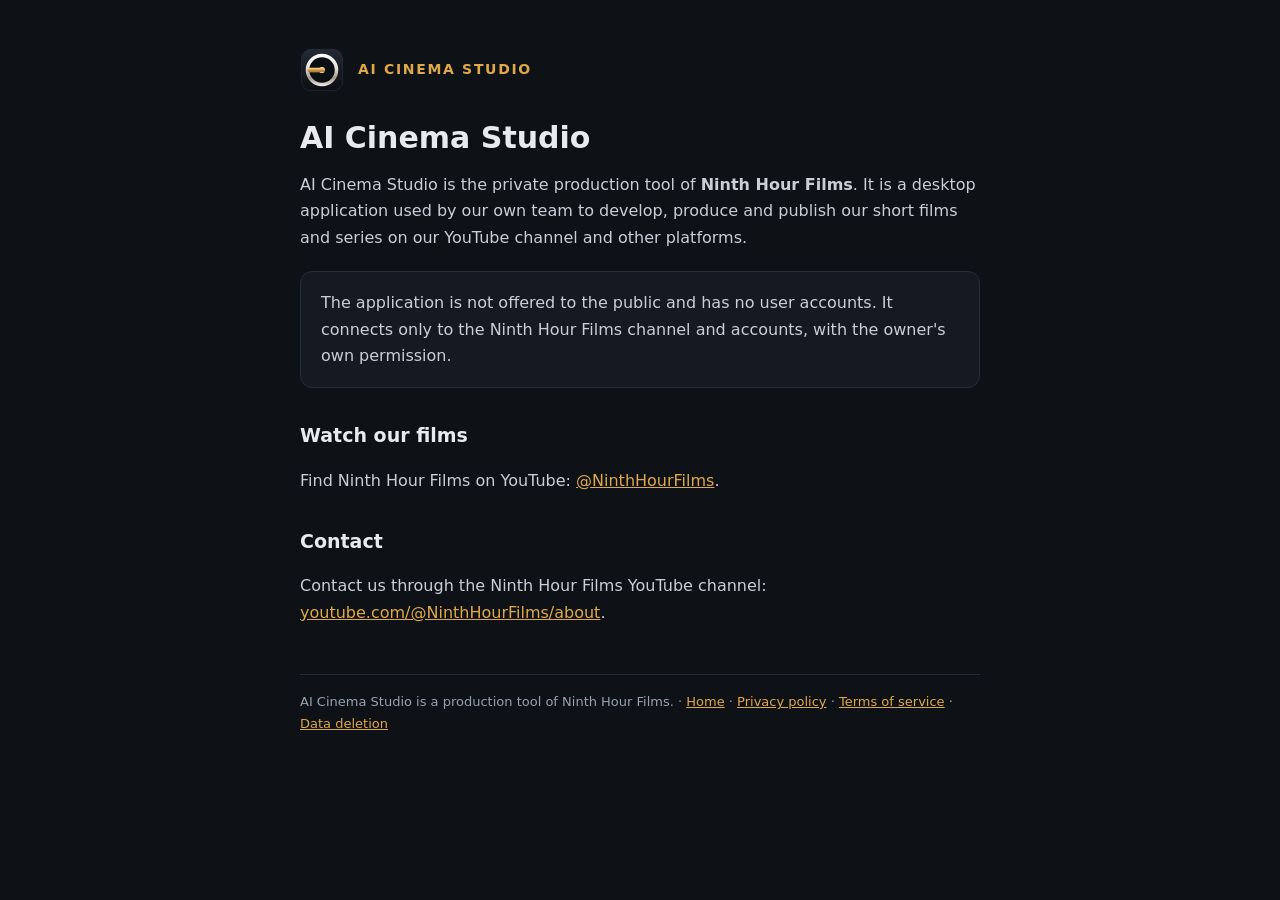
<file: index.html>
<!doctype html><html lang="en"><head><meta charset="utf-8"><meta name="viewport" content="width=device-width,initial-scale=1"><title>AI Cinema Studio</title><link rel="stylesheet" href="style.css"></head><body><main><header><svg xmlns="http://www.w3.org/2000/svg" viewBox="0 0 100 100" width="44" height="44" aria-hidden="true"><defs>
<linearGradient id="t" x1="0" y1="0" x2="0" y2="1"><stop offset="0" stop-color="#232A36"/><stop offset="1" stop-color="#0B0E13"/></linearGradient>
<linearGradient id="s" gradientUnits="userSpaceOnUse" x1="0" y1="14" x2="0" y2="86"><stop offset="0" stop-color="#FFFFFF"/><stop offset=".45" stop-color="#E4DED3"/><stop offset=".75" stop-color="#A39A8B"/><stop offset="1" stop-color="#EFE9DE"/></linearGradient>
<linearGradient id="g" gradientUnits="userSpaceOnUse" x1="0" y1="45" x2="0" y2="55"><stop offset="0" stop-color="#F6DC98"/><stop offset=".45" stop-color="#E0A84A"/><stop offset=".78" stop-color="#A26C24"/><stop offset="1" stop-color="#EBC97E"/></linearGradient></defs>
<rect x="3" y="3" width="94" height="94" rx="22" fill="url(#t)" stroke="#2E3644" stroke-width="1.2"/><circle cx="50" cy="50" r="33" fill="#0B0E13" stroke="url(#s)" stroke-width="8"/><line x1="50" y1="50" x2="22" y2="50" stroke="url(#g)" stroke-width="10" stroke-linecap="round"/><circle cx="50" cy="50" r="7" fill="url(#g)"/></svg><span class="brand">AI CINEMA STUDIO</span></header><h1>AI Cinema Studio</h1>
<p>AI Cinema Studio is the private production tool of <b>Ninth Hour Films</b>. It is a desktop application used by our own team to develop, produce and publish our short films and series on our YouTube channel and other platforms.</p>
<div class="card"><p style="margin:0">The application is not offered to the public and has no user accounts. It connects only to the Ninth Hour Films channel and accounts, with the owner's own permission.</p></div>
<h2>Watch our films</h2>
<p>Find Ninth Hour Films on YouTube: <a href="https://www.youtube.com/@NinthHourFilms">@NinthHourFilms</a>.</p>
<h2>Contact</h2>
<p>Contact us through the Ninth Hour Films YouTube channel: <a href="https://www.youtube.com/@NinthHourFilms/about">youtube.com/@NinthHourFilms/about</a>.</p>
<footer>AI Cinema Studio is a production tool of Ninth Hour Films. · <a href="index.html">Home</a> · <a href="privacy.html">Privacy policy</a> · <a href="terms.html">Terms of service</a> · <a href="data-deletion.html">Data deletion</a></footer></main></body></html>
</file>
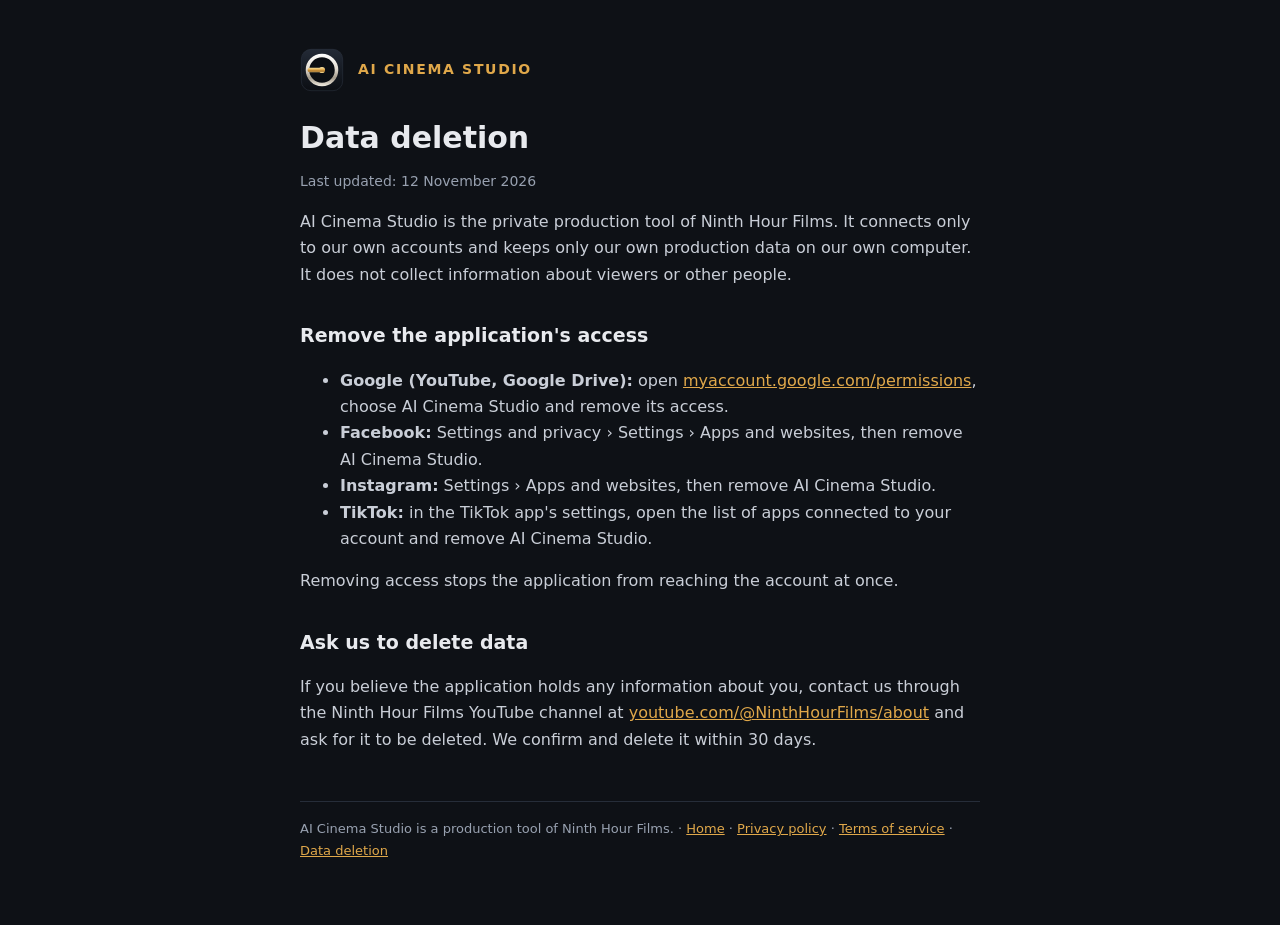
<file: data-deletion.html>
<!doctype html><html lang="en"><head><meta charset="utf-8"><meta name="viewport" content="width=device-width,initial-scale=1"><title>Data Deletion · AI Cinema Studio</title><link rel="stylesheet" href="style.css"></head><body><main><header><svg xmlns="http://www.w3.org/2000/svg" viewBox="0 0 100 100" width="44" height="44" aria-hidden="true"><defs>
<linearGradient id="t" x1="0" y1="0" x2="0" y2="1"><stop offset="0" stop-color="#232A36"/><stop offset="1" stop-color="#0B0E13"/></linearGradient>
<linearGradient id="s" gradientUnits="userSpaceOnUse" x1="0" y1="14" x2="0" y2="86"><stop offset="0" stop-color="#FFFFFF"/><stop offset=".45" stop-color="#E4DED3"/><stop offset=".75" stop-color="#A39A8B"/><stop offset="1" stop-color="#EFE9DE"/></linearGradient>
<linearGradient id="g" gradientUnits="userSpaceOnUse" x1="0" y1="45" x2="0" y2="55"><stop offset="0" stop-color="#F6DC98"/><stop offset=".45" stop-color="#E0A84A"/><stop offset=".78" stop-color="#A26C24"/><stop offset="1" stop-color="#EBC97E"/></linearGradient></defs>
<rect x="3" y="3" width="94" height="94" rx="22" fill="url(#t)" stroke="#2E3644" stroke-width="1.2"/><circle cx="50" cy="50" r="33" fill="#0B0E13" stroke="url(#s)" stroke-width="8"/><line x1="50" y1="50" x2="22" y2="50" stroke="url(#g)" stroke-width="10" stroke-linecap="round"/><circle cx="50" cy="50" r="7" fill="url(#g)"/></svg><span class="brand">AI CINEMA STUDIO</span></header><h1>Data deletion</h1>
<p class="muted">Last updated: 12 November 2026</p>
<p>AI Cinema Studio is the private production tool of Ninth Hour Films. It connects only to our own accounts and keeps only our own production data on our own computer. It does not collect information about viewers or other people.</p>
<h2>Remove the application's access</h2>
<ul>
<li><b>Google (YouTube, Google Drive):</b> open <a href="https://myaccount.google.com/permissions">myaccount.google.com/permissions</a>, choose AI Cinema Studio and remove its access.</li>
<li><b>Facebook:</b> Settings and privacy › Settings › Apps and websites, then remove AI Cinema Studio.</li>
<li><b>Instagram:</b> Settings › Apps and websites, then remove AI Cinema Studio.</li>
<li><b>TikTok:</b> in the TikTok app's settings, open the list of apps connected to your account and remove AI Cinema Studio.</li>
</ul>
<p>Removing access stops the application from reaching the account at once.</p>
<h2>Ask us to delete data</h2>
<p>If you believe the application holds any information about you, contact us through the Ninth Hour Films YouTube channel at <a href="https://www.youtube.com/@NinthHourFilms/about">youtube.com/@NinthHourFilms/about</a> and ask for it to be deleted. We confirm and delete it within 30 days.</p>
<footer>AI Cinema Studio is a production tool of Ninth Hour Films. · <a href="index.html">Home</a> · <a href="privacy.html">Privacy policy</a> · <a href="terms.html">Terms of service</a> · <a href="data-deletion.html">Data deletion</a></footer></main></body></html>
</file>
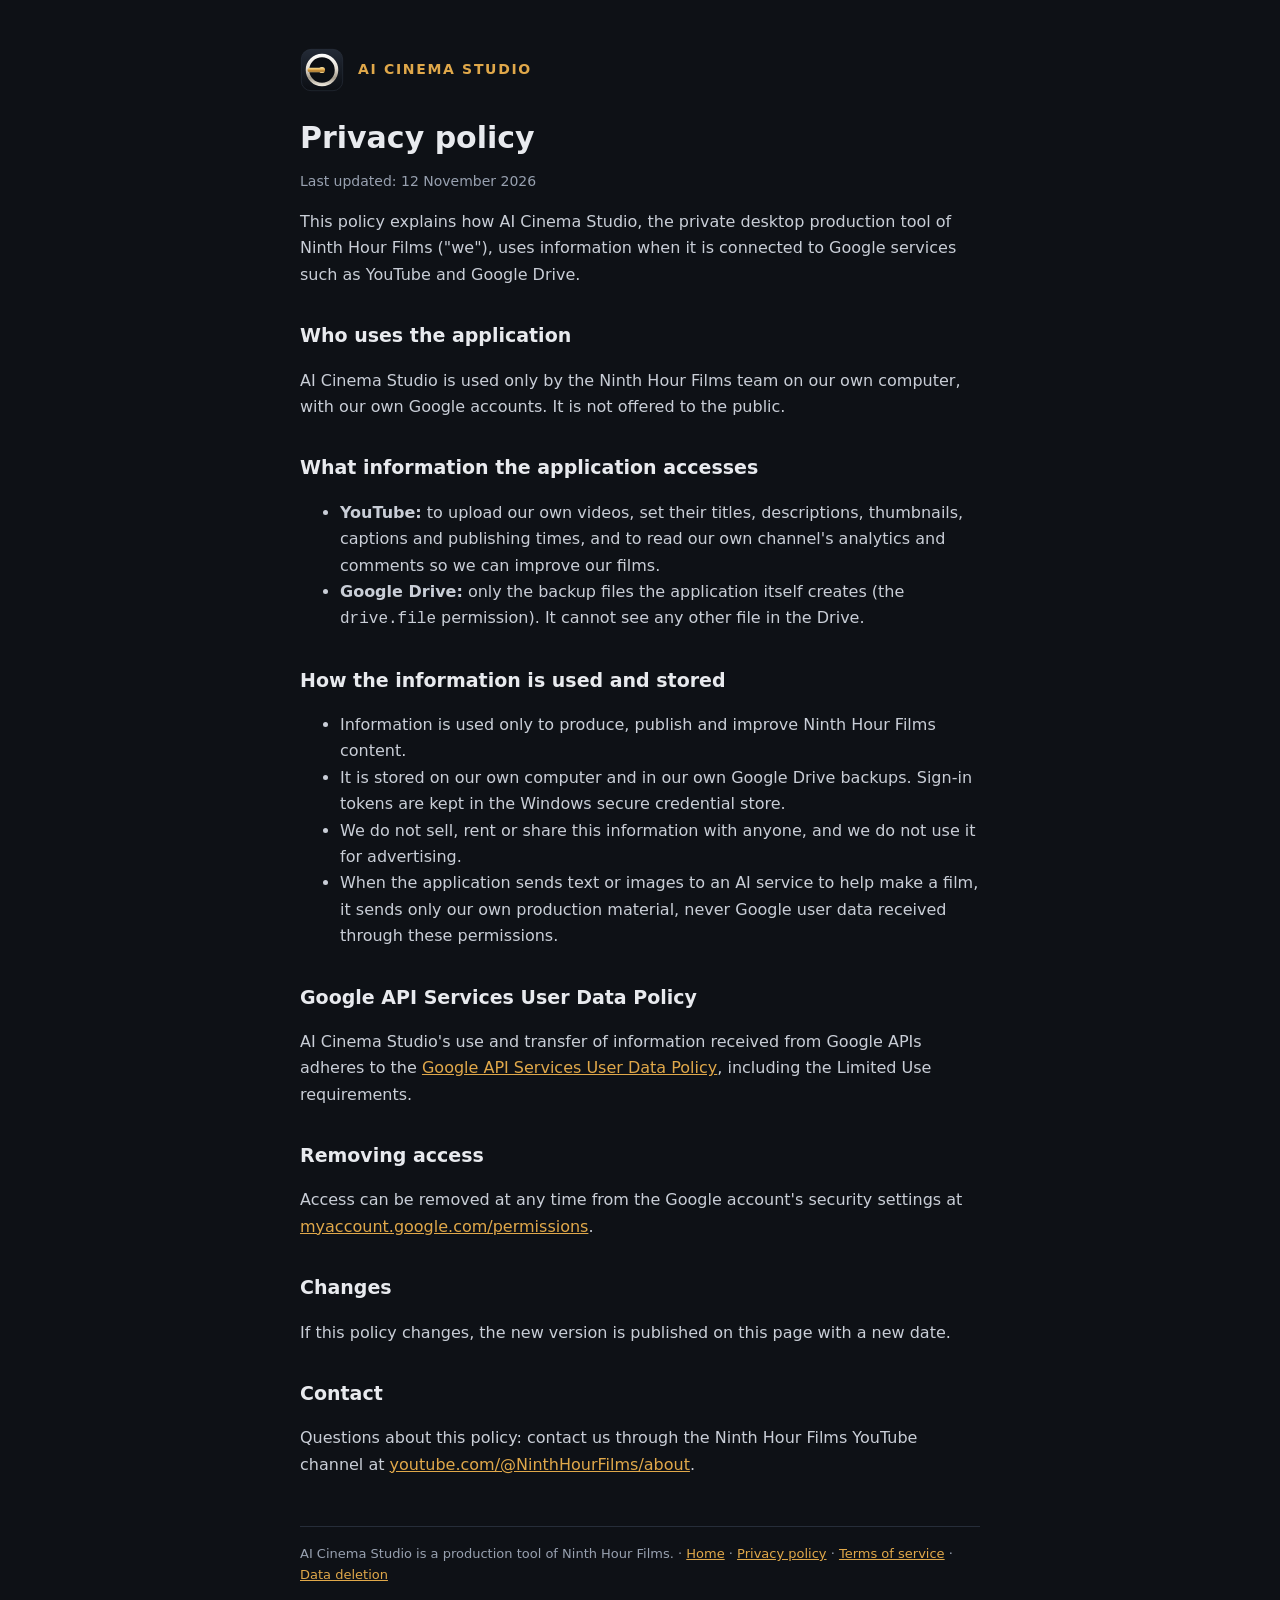
<file: privacy.html>
<!doctype html><html lang="en"><head><meta charset="utf-8"><meta name="viewport" content="width=device-width,initial-scale=1"><title>Privacy Policy · AI Cinema Studio</title><link rel="stylesheet" href="style.css"></head><body><main><header><svg xmlns="http://www.w3.org/2000/svg" viewBox="0 0 100 100" width="44" height="44" aria-hidden="true"><defs>
<linearGradient id="t" x1="0" y1="0" x2="0" y2="1"><stop offset="0" stop-color="#232A36"/><stop offset="1" stop-color="#0B0E13"/></linearGradient>
<linearGradient id="s" gradientUnits="userSpaceOnUse" x1="0" y1="14" x2="0" y2="86"><stop offset="0" stop-color="#FFFFFF"/><stop offset=".45" stop-color="#E4DED3"/><stop offset=".75" stop-color="#A39A8B"/><stop offset="1" stop-color="#EFE9DE"/></linearGradient>
<linearGradient id="g" gradientUnits="userSpaceOnUse" x1="0" y1="45" x2="0" y2="55"><stop offset="0" stop-color="#F6DC98"/><stop offset=".45" stop-color="#E0A84A"/><stop offset=".78" stop-color="#A26C24"/><stop offset="1" stop-color="#EBC97E"/></linearGradient></defs>
<rect x="3" y="3" width="94" height="94" rx="22" fill="url(#t)" stroke="#2E3644" stroke-width="1.2"/><circle cx="50" cy="50" r="33" fill="#0B0E13" stroke="url(#s)" stroke-width="8"/><line x1="50" y1="50" x2="22" y2="50" stroke="url(#g)" stroke-width="10" stroke-linecap="round"/><circle cx="50" cy="50" r="7" fill="url(#g)"/></svg><span class="brand">AI CINEMA STUDIO</span></header><h1>Privacy policy</h1>
<p class="muted">Last updated: 12 November 2026</p>
<p>This policy explains how AI Cinema Studio, the private desktop production tool of Ninth Hour Films ("we"), uses information when it is connected to Google services such as YouTube and Google Drive.</p>
<h2>Who uses the application</h2>
<p>AI Cinema Studio is used only by the Ninth Hour Films team on our own computer, with our own Google accounts. It is not offered to the public.</p>
<h2>What information the application accesses</h2>
<ul>
<li><b>YouTube:</b> to upload our own videos, set their titles, descriptions, thumbnails, captions and publishing times, and to read our own channel's analytics and comments so we can improve our films.</li>
<li><b>Google Drive:</b> only the backup files the application itself creates (the <code>drive.file</code> permission). It cannot see any other file in the Drive.</li>
</ul>
<h2>How the information is used and stored</h2>
<ul>
<li>Information is used only to produce, publish and improve Ninth Hour Films content.</li>
<li>It is stored on our own computer and in our own Google Drive backups. Sign-in tokens are kept in the Windows secure credential store.</li>
<li>We do not sell, rent or share this information with anyone, and we do not use it for advertising.</li>
<li>When the application sends text or images to an AI service to help make a film, it sends only our own production material, never Google user data received through these permissions.</li>
</ul>
<h2>Google API Services User Data Policy</h2>
<p>AI Cinema Studio's use and transfer of information received from Google APIs adheres to the <a href="https://developers.google.com/terms/api-services-user-data-policy">Google API Services User Data Policy</a>, including the Limited Use requirements.</p>
<h2>Removing access</h2>
<p>Access can be removed at any time from the Google account's security settings at <a href="https://myaccount.google.com/permissions">myaccount.google.com/permissions</a>.</p>
<h2>Changes</h2>
<p>If this policy changes, the new version is published on this page with a new date.</p>
<h2>Contact</h2>
<p>Questions about this policy: contact us through the Ninth Hour Films YouTube channel at <a href="https://www.youtube.com/@NinthHourFilms/about">youtube.com/@NinthHourFilms/about</a>.</p>
<footer>AI Cinema Studio is a production tool of Ninth Hour Films. · <a href="index.html">Home</a> · <a href="privacy.html">Privacy policy</a> · <a href="terms.html">Terms of service</a> · <a href="data-deletion.html">Data deletion</a></footer></main></body></html>
</file>
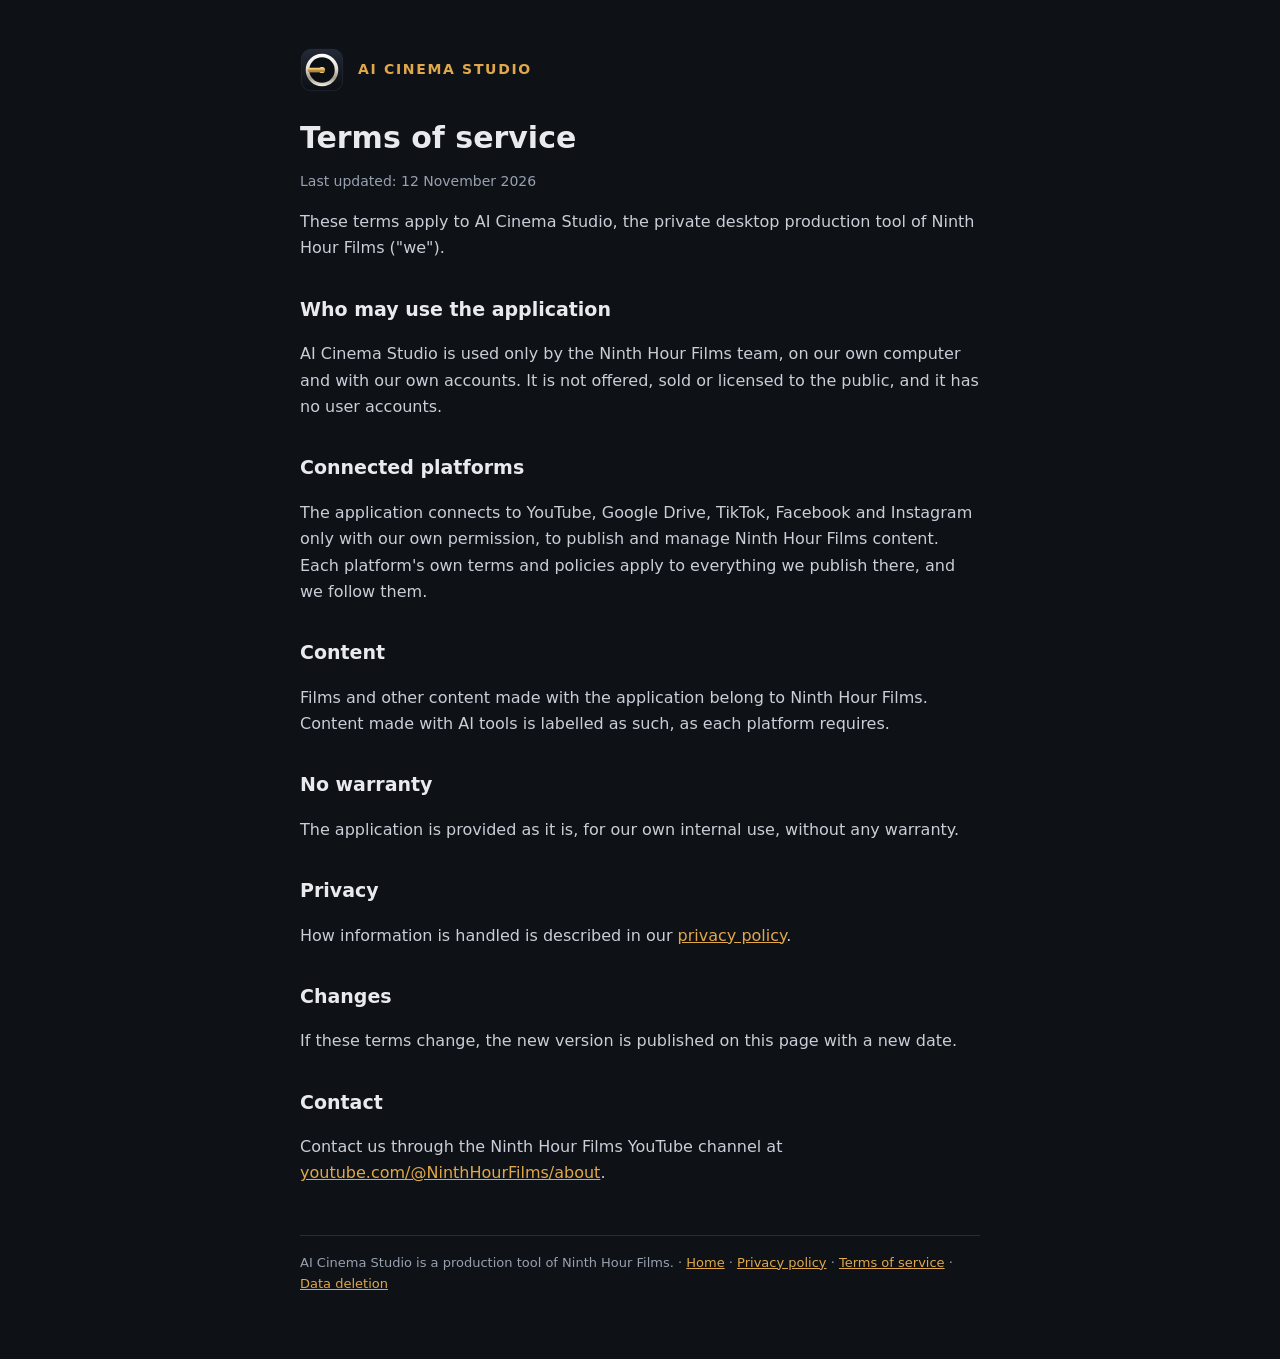
<file: terms.html>
<!doctype html><html lang="en"><head><meta charset="utf-8"><meta name="viewport" content="width=device-width,initial-scale=1"><title>Terms of Service · AI Cinema Studio</title><link rel="stylesheet" href="style.css"></head><body><main><header><svg xmlns="http://www.w3.org/2000/svg" viewBox="0 0 100 100" width="44" height="44" aria-hidden="true"><defs>
<linearGradient id="t" x1="0" y1="0" x2="0" y2="1"><stop offset="0" stop-color="#232A36"/><stop offset="1" stop-color="#0B0E13"/></linearGradient>
<linearGradient id="s" gradientUnits="userSpaceOnUse" x1="0" y1="14" x2="0" y2="86"><stop offset="0" stop-color="#FFFFFF"/><stop offset=".45" stop-color="#E4DED3"/><stop offset=".75" stop-color="#A39A8B"/><stop offset="1" stop-color="#EFE9DE"/></linearGradient>
<linearGradient id="g" gradientUnits="userSpaceOnUse" x1="0" y1="45" x2="0" y2="55"><stop offset="0" stop-color="#F6DC98"/><stop offset=".45" stop-color="#E0A84A"/><stop offset=".78" stop-color="#A26C24"/><stop offset="1" stop-color="#EBC97E"/></linearGradient></defs>
<rect x="3" y="3" width="94" height="94" rx="22" fill="url(#t)" stroke="#2E3644" stroke-width="1.2"/><circle cx="50" cy="50" r="33" fill="#0B0E13" stroke="url(#s)" stroke-width="8"/><line x1="50" y1="50" x2="22" y2="50" stroke="url(#g)" stroke-width="10" stroke-linecap="round"/><circle cx="50" cy="50" r="7" fill="url(#g)"/></svg><span class="brand">AI CINEMA STUDIO</span></header><h1>Terms of service</h1>
<p class="muted">Last updated: 12 November 2026</p>
<p>These terms apply to AI Cinema Studio, the private desktop production tool of Ninth Hour Films ("we").</p>
<h2>Who may use the application</h2>
<p>AI Cinema Studio is used only by the Ninth Hour Films team, on our own computer and with our own accounts. It is not offered, sold or licensed to the public, and it has no user accounts.</p>
<h2>Connected platforms</h2>
<p>The application connects to YouTube, Google Drive, TikTok, Facebook and Instagram only with our own permission, to publish and manage Ninth Hour Films content. Each platform's own terms and policies apply to everything we publish there, and we follow them.</p>
<h2>Content</h2>
<p>Films and other content made with the application belong to Ninth Hour Films. Content made with AI tools is labelled as such, as each platform requires.</p>
<h2>No warranty</h2>
<p>The application is provided as it is, for our own internal use, without any warranty.</p>
<h2>Privacy</h2>
<p>How information is handled is described in our <a href="privacy.html">privacy policy</a>.</p>
<h2>Changes</h2>
<p>If these terms change, the new version is published on this page with a new date.</p>
<h2>Contact</h2>
<p>Contact us through the Ninth Hour Films YouTube channel at <a href="https://www.youtube.com/@NinthHourFilms/about">youtube.com/@NinthHourFilms/about</a>.</p>
<footer>AI Cinema Studio is a production tool of Ninth Hour Films. · <a href="index.html">Home</a> · <a href="privacy.html">Privacy policy</a> · <a href="terms.html">Terms of service</a> · <a href="data-deletion.html">Data deletion</a></footer></main></body></html>
</file>
<file: style.css>
:root{--bg:#0E1116;--surface:#151A22;--line:#262D39;--text:#E8EAEE;--muted:#98A1B0;--accent:#E0A84A;color-scheme:dark}
*{box-sizing:border-box}
body{margin:0;background:var(--bg);color:var(--text);font:400 16px/1.65 Inter,system-ui,-apple-system,"Segoe UI",sans-serif}
main{max-width:720px;margin:0 auto;padding:48px max(20px,env(safe-area-inset-left)) 64px}
header{display:flex;align-items:center;gap:14px;margin-bottom:28px}
header svg{flex:none}
.brand{font-weight:700;letter-spacing:.12em;color:var(--accent);font-size:14px}
h1{font-size:30px;line-height:1.2;margin:0 0 8px;font-weight:600}
h2{font-size:19px;margin:32px 0 8px;font-weight:600}
p,li{color:#C9CED7}
a{color:var(--accent)}
.muted{color:var(--muted);font-size:14px}
.card{background:var(--surface);border:1px solid var(--line);border-radius:12px;padding:18px 20px;margin-top:20px}
footer{margin-top:48px;color:var(--muted);font-size:13px;border-top:1px solid var(--line);padding-top:16px}
</file>
